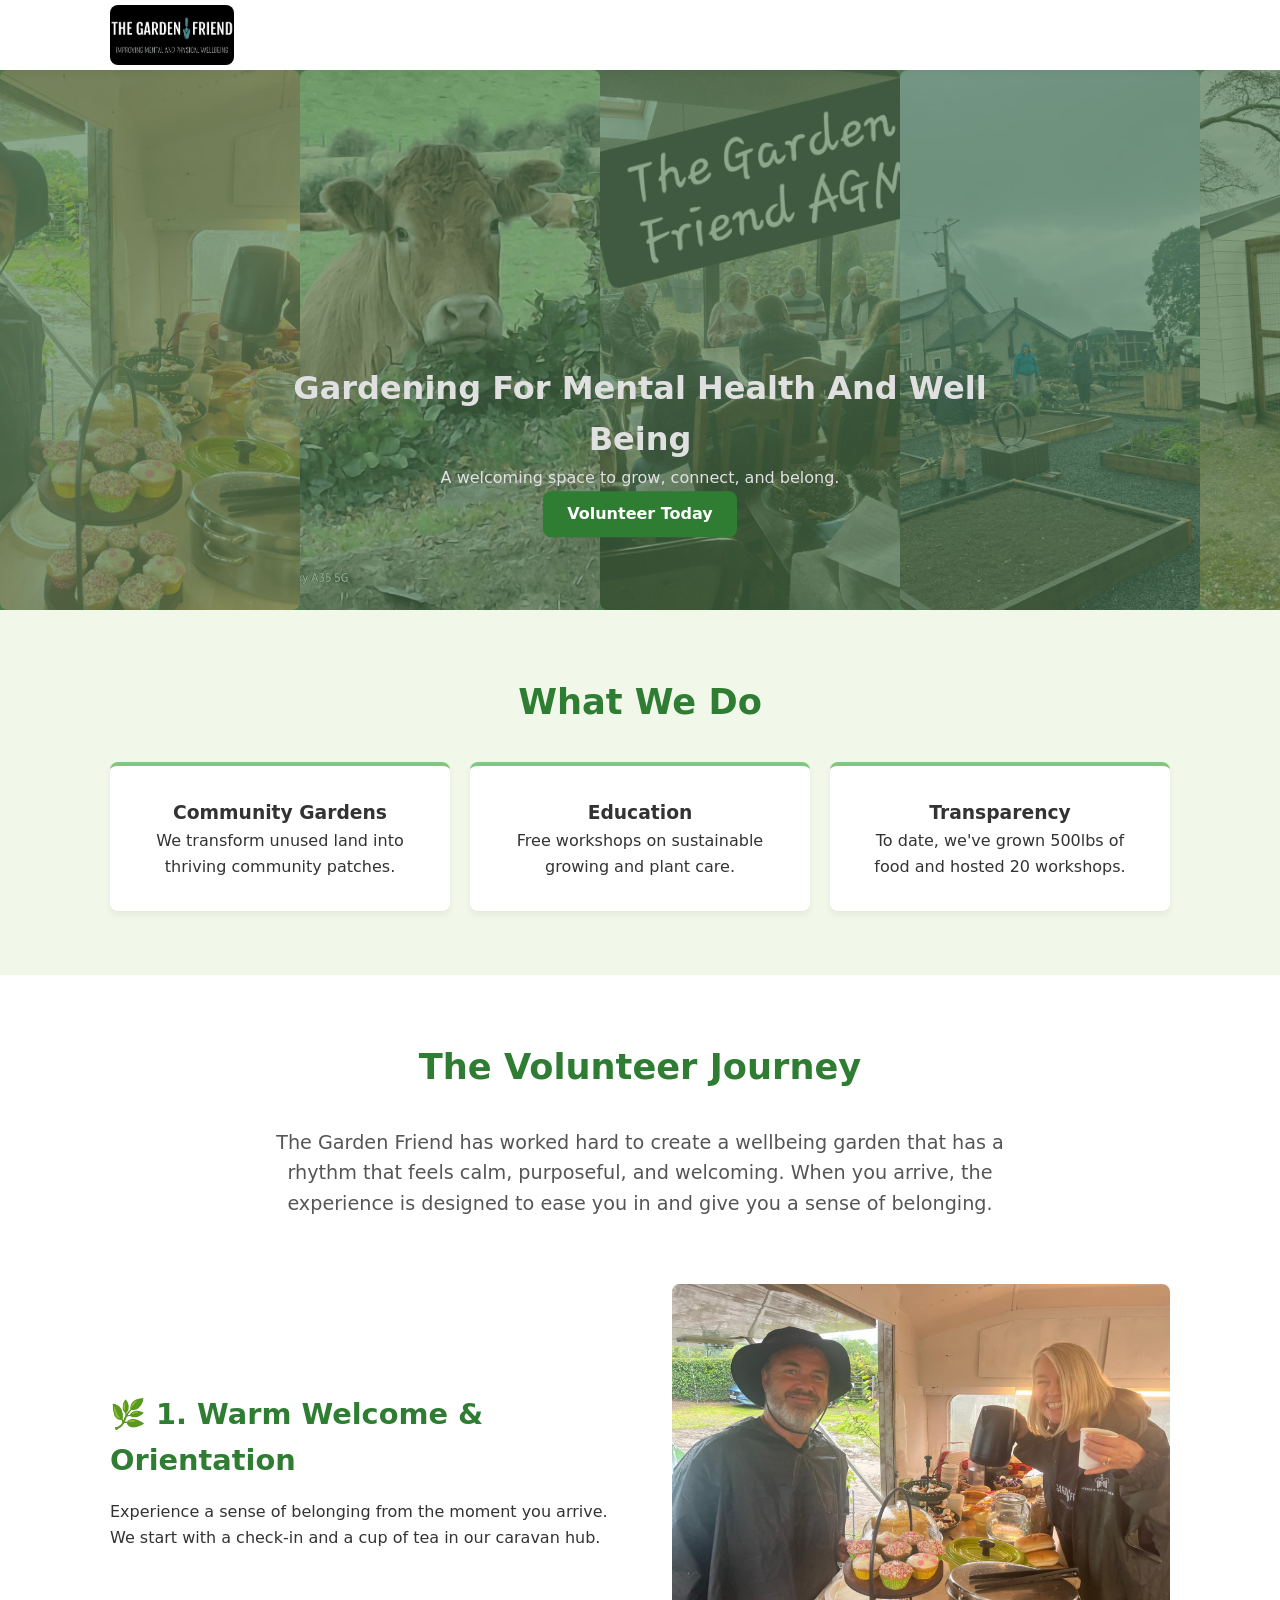
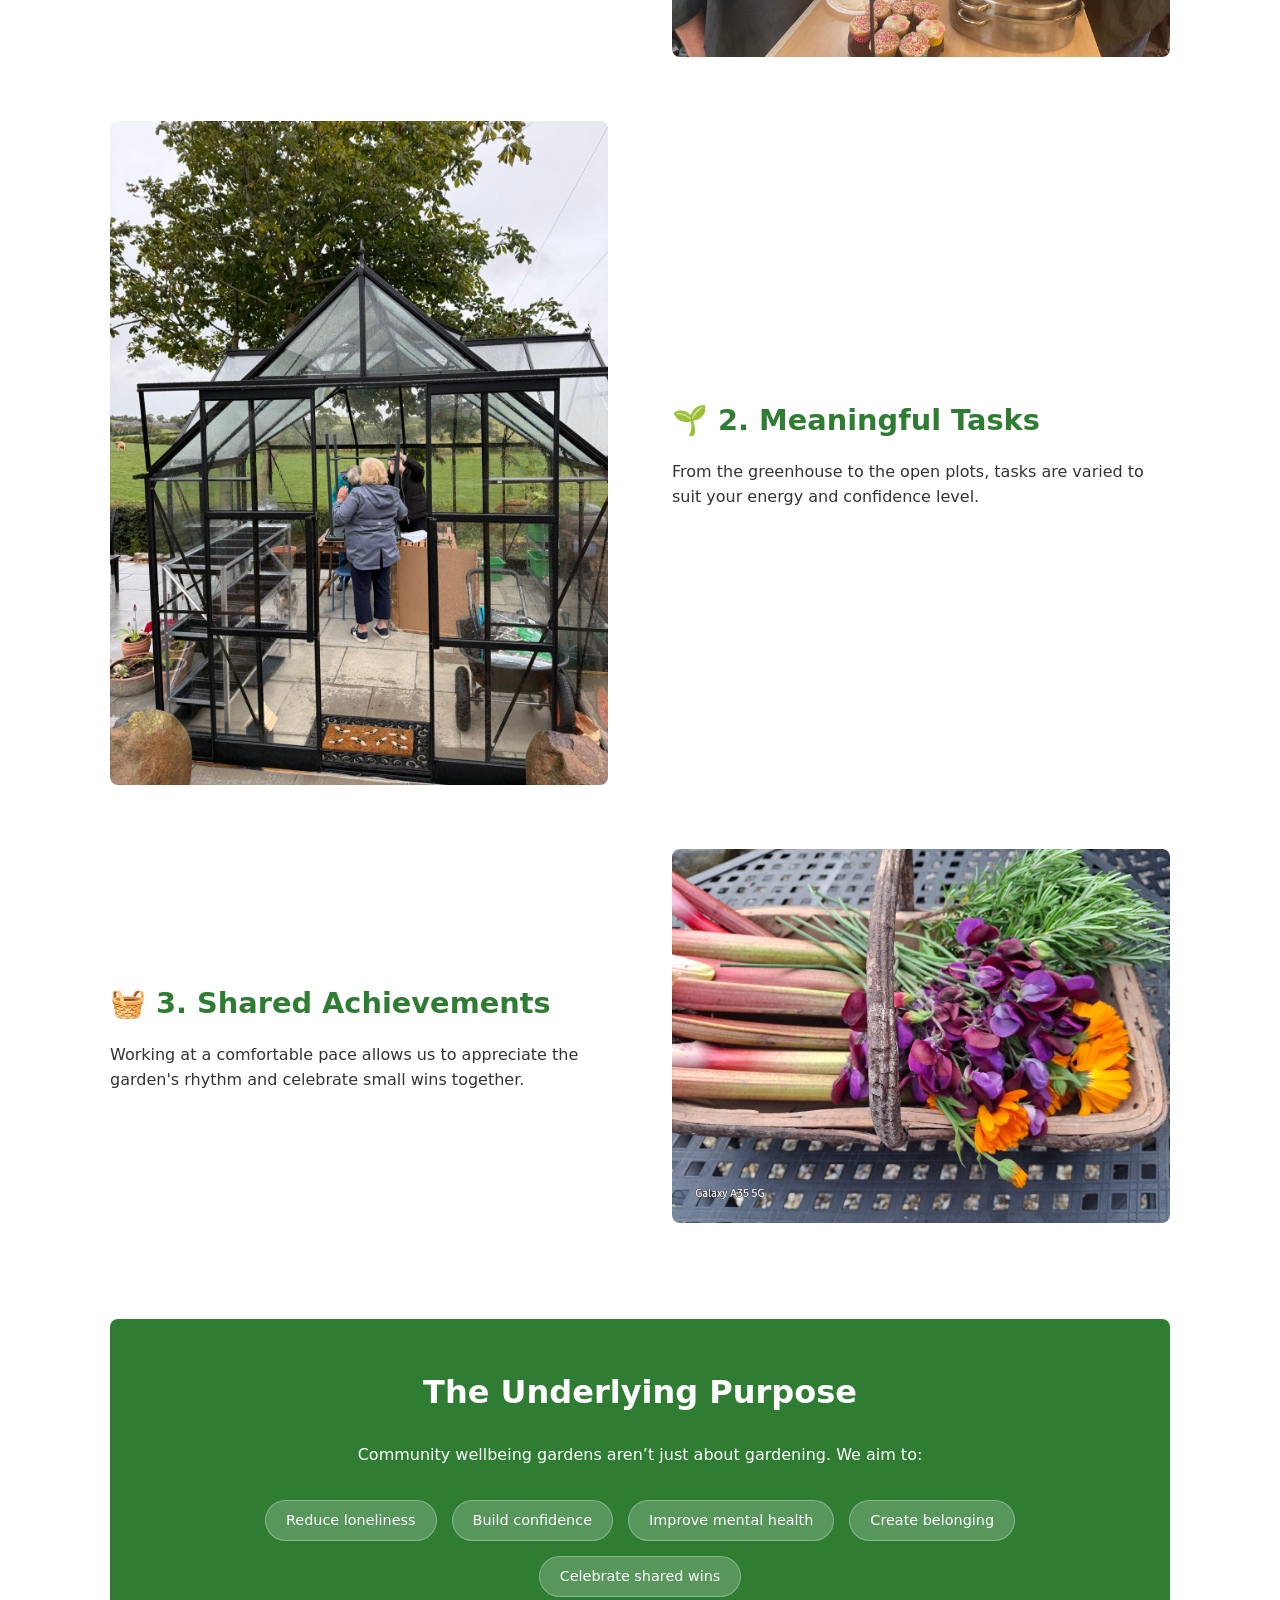
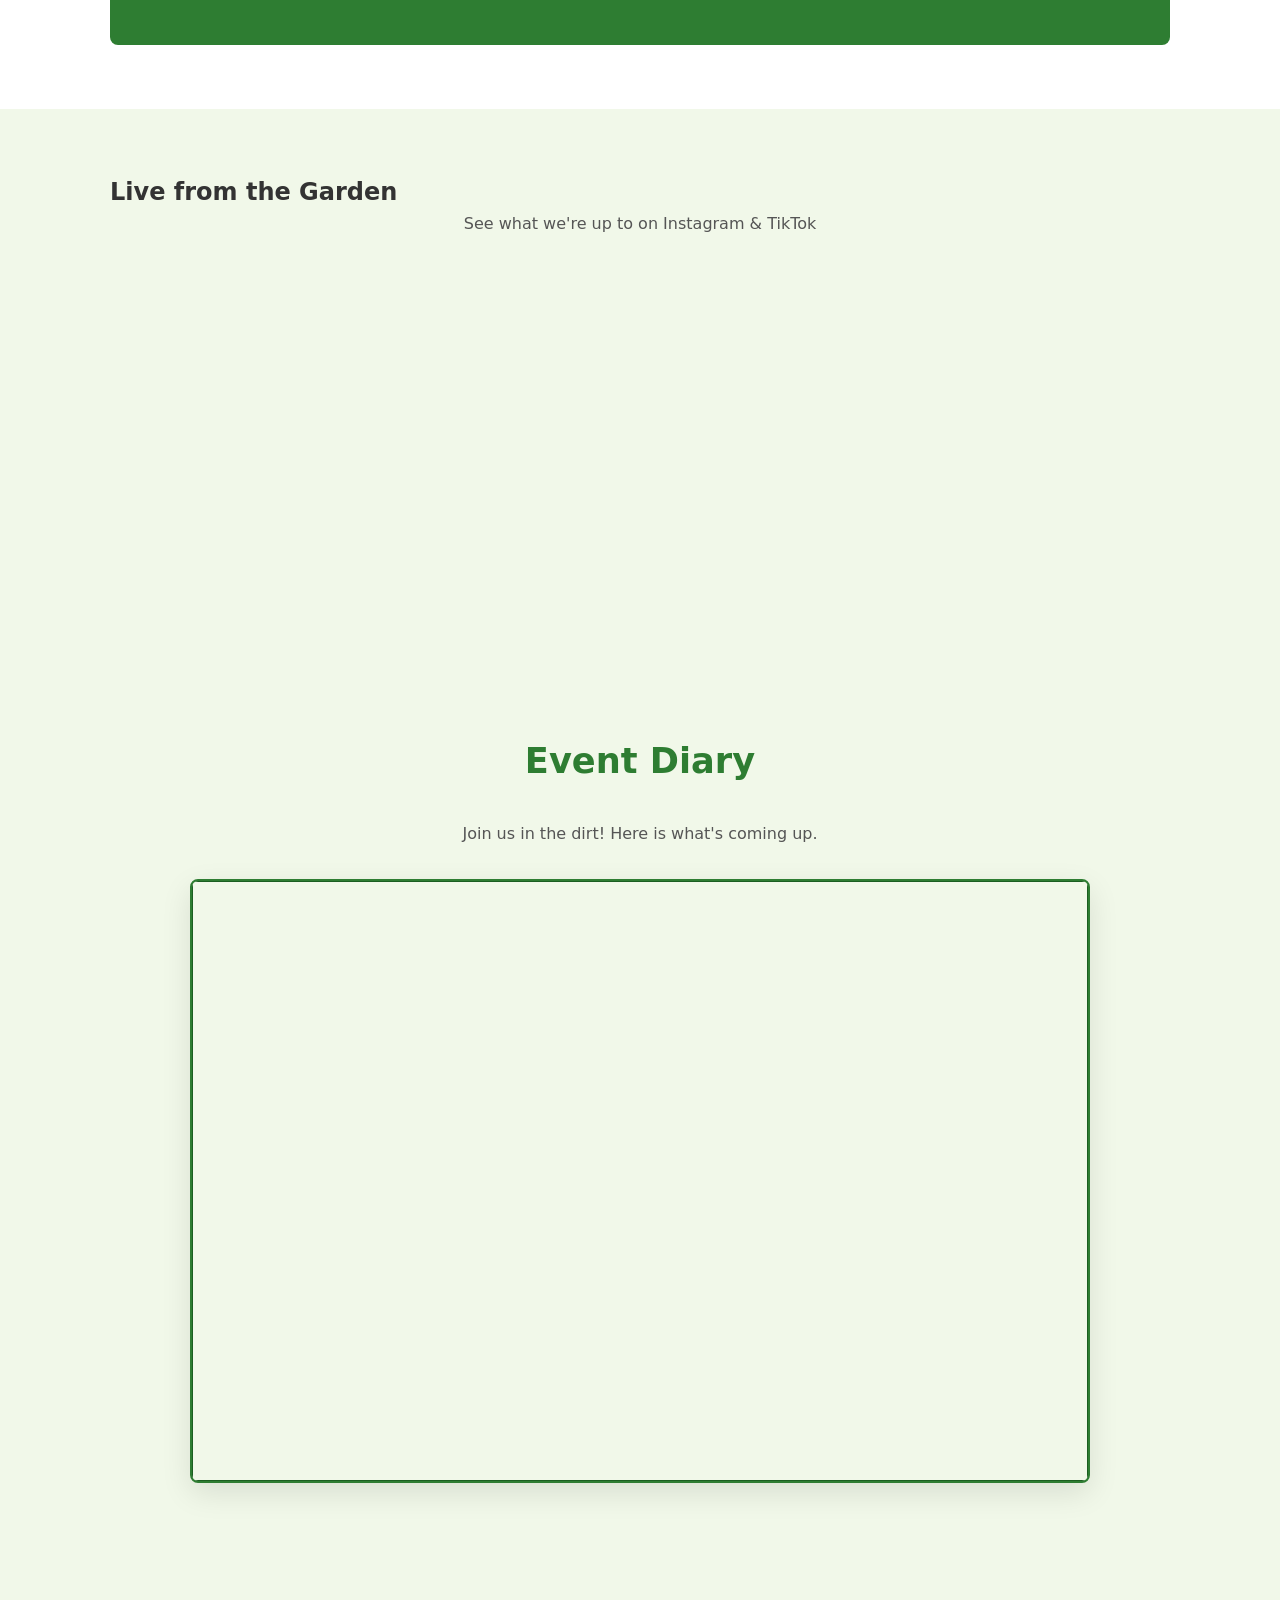
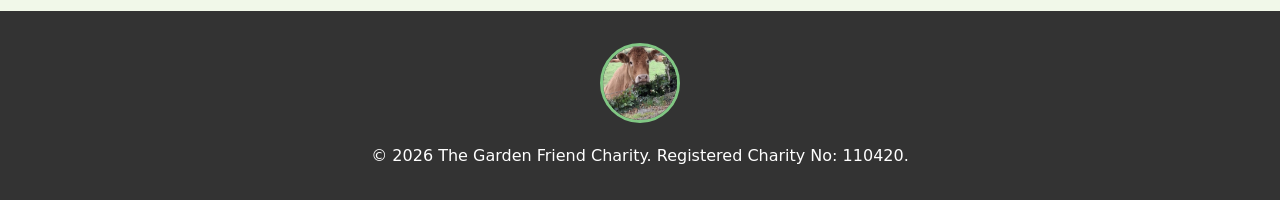
<file: index.html>
<!DOCTYPE html>
<html lang="en">

<head>
    <meta charset="UTF-8">
    <meta name="viewport" content="width=device-width, initial-scale=1.0">

    <title>The Garden Friend | Growing Community Together</title>
    <meta name="description" content="Join The Garden Friend in cultivating nature and nurturing community. We transform unused land into thriving community gardens and offer free workshops.">
    <meta name="author" content="The Garden Friend Charity">
    <meta name="theme-color" content="#2e7d32">
    <meta property="og:type" content="website">
    <meta property="og:url" content="https://www.thegardenfriend.org/">
    <meta property="og:title" content="The Garden Friend | Growing Community Together">
    <meta property="og:description" content="Help us bring green spaces and gardening education to everyone. See what we're building and how you can volunteer today.">
    <meta property="og:image" content="https://www.thegardenfriend.org/assets/social-preview.jpg">
    <meta property="twitter:card" content="summary_large_image">
    <meta property="twitter:url" content="https://www.thegardenfriend.org/">
    <meta property="twitter:title" content="The Garden Friend | Growing Community Together">
    <meta property="twitter:description" content="Help us bring green spaces and gardening education to everyone. See what we're building and how you can volunteer today.">
    <meta property="twitter:image" content="https://www.thegardenfriend.org/assets/social-preview.jpg">

    <link rel="icon" type="image/svg+xml" href="/assets/favicon.svg">
    <link rel="stylesheet" href="styles.css">
</head>

<body>

    <header class="site-header">
        <div class="container nav-wrapper">
            <div class="logo">
                <a href="Home.html">
                    <img src="Images/LinkImage.jpg" alt="The Garden Friend Logo" style="height: 60px; width: auto;">
                </a>
            </div>
        </div>
    </header>

    <section class="hero hero-restyled">

        <div class="collage-wrapper">
            <div class="collage-container">
                <img src="Images/Caravan.jpeg" alt="Volunteer tea in caravan hub" class="scrolling-image">
                <img src="Images/Cow.jpeg" alt="Scenic rural garden setting" class="scrolling-image">
                <img src="Images/d9dce4f6-f6b8-4eb7-8ede-f7b14a6c1fca.jpg" alt="The Garden Friend Committee Meeting" class="scrolling-image">
                <img src="Images/Garden%20photo%202.jpeg" alt="Lush growing plot" class="scrolling-image">
                <img src="Images/hens%202.jpeg" alt="Community hens in the garden" class="scrolling-image">
                <img src="Images/Market%20front.jpeg" alt="Charity market stall" class="scrolling-image">
                <img src="Images/Produce%20Bussel.jpeg" alt="Harvested produce basket" class="scrolling-image">
                <img src="Images/SafetyTraining.jpeg" alt="Volunteer safety training session" class="scrolling-image">

                <img src="Images/Caravan.jpeg" alt="Volunteer tea in caravan hub" class="scrolling-image">
                <img src="Images/Cow.jpeg" alt="Scenic rural garden setting" class="scrolling-image">
                <img src="Images/d9dce4f6-f6b8-4eb7-8ede-f7b14a6c1fca.jpg" alt="The Garden Friend Committee Meeting" class="scrolling-image">
                <img src="Images/Garden%20photo%202.jpeg" alt="Lush growing plot" class="scrolling-image">
                <img src="Images/hens%202.jpeg" alt="Community hens in the garden" class="scrolling-image">
                <img src="Images/Market%20front.jpeg" alt="Charity market stall" class="scrolling-image">
                <img src="Images/Produce%20Bussel.jpeg" alt="Harvested produce basket" class="scrolling-image">
                <img src="Images/SafetyTraining.jpeg" alt="Volunteer safety training session" class="scrolling-image">
            </div>
        </div>
    </section>



    <div class="container hero-content-container">
        <div class="hero-content">
            <h1 class="hero-heading">Gardening For Mental Health And Well Being</h1>
            <p class="hero-paragraph">A welcoming space to grow, connect, and belong.</p>
            <div class="hero-cta">
                <a href="Register.html" class="btn btn-primary">Volunteer Today</a>
            </div>
        </div>
    </div>
    </section>

    <section id="about" class="section bg-light">
        <div class="container">
            <h2 class="section-title">What We Do</h2>
            <div class="grid-3">
                <div class="card">
                    <h3>Community Gardens</h3>
                    <p>We transform unused land into thriving community patches.</p>
                </div>
                <div class="card">
                    <h3>Education</h3>
                    <p>Free workshops on sustainable growing and plant care.</p>
                </div>
                <div class="card">
                    <h3>Transparency</h3>
                    <p>To date, we've grown 500lbs of food and hosted 20 workshops.</p>
                </div>
            </div>
        </div>
    </section>



    <section id="experience" class="section">
        <div class="container">
            <div class="experience-intro">
                <h2 class="section-title">The Volunteer Journey</h2>
                <p class="experience-lead">The Garden Friend has worked hard to create a wellbeing garden that has a rhythm that feels calm, purposeful, and welcoming. When you arrive, the experience is designed to ease you in and give you a sense of belonging.</p>
            </div>

            <div class="process-wrapper">

                <div class="process-item">
                    <div class="process-text">
                        <h3>🌿 1. Warm Welcome & Orientation</h3>
                        <p>Experience a sense of belonging from the moment you arrive. We start with a check-in and a cup of tea in our caravan hub.</p>
                    </div>
                    <div class="process-image">
                        <img src="Images/Caravan.jpeg" alt="Volunteers in the tea caravan" class="image-zoom">
                    </div>
                </div>

                <div class="process-item reverse">
                    <div class="process-text">
                        <h3>🌱 2. Meaningful Tasks</h3>
                        <p>From the greenhouse to the open plots, tasks are varied to suit your energy and confidence level.</p>
                    </div>
                    <div class="process-image">
                        <img src="Images/Greenhouse.jpeg" alt="Inside the greenhouse" class="image-zoom">
                    </div>
                </div>

                <div class="process-item">
                    <div class="process-text">
                        <h3>🧺 3. Shared Achievements</h3>
                        <p>Working at a comfortable pace allows us to appreciate the garden's rhythm and celebrate small wins together.</p>
                    </div>
                    <div class="process-image">
                        <img src="Images/Produce%20Bussel.jpeg" alt="Harvested garden produce" class="image-zoom">
                    </div>
                </div>

            </div>

            <div class="purpose-box">
                <h3>The Underlying Purpose</h3>
                <p>Community wellbeing gardens aren’t just about gardening. We aim to:</p>
                <div class="purpose-grid">
                    <span>Reduce loneliness</span>
                    <span>Build confidence</span>
                    <span>Improve mental health</span>
                    <span>Create belonging</span>
                    <span>Celebrate shared wins</span>
                </div>
            </div>
        </div>
    </section>


    <section id="community-join" class="section bg-light">
        <div class="container grid-2">

            <div id="social" class="social-feed">
                <h2>Live from the Garden</h2>
                <p class="subtitle">See what we're up to on Instagram & TikTok</p>

                <div class="social-widget-container">

                    <script src="https://elfsightcdn.com/platform.js" async></script>
                    <div class="elfsight-app-197a4065-a9ac-409c-a64d-ca3541fe6fca" data-elfsight-app-lazy></div>
                </div>
            </div>
        </div>

        <section id="diary" class="section">
            <div class="container calendar-outer-wrapper">
                <h2 class="section-title">Event Diary</h2>
                <p class="subtitle">Join us in the dirt! Here is what's coming up.</p>

                <div class="calendar-container">
                    <iframe src="https://calendar.google.com/calendar/embed?height=600&wkst=1&ctz=Europe%2FLondon&showPrint=0&title=The%20Garden%20Friend%20Events&src=ZGQ4ZjUxNzhlNmVkMGU4ZTY0OTBjODllNDMwMWVmNmY0MzRkMzAxNzUzNjNlZmNjNzhlMDBlZGQyNDQ3ZjUyZkBncm91cC5jYWxlbmRhci5nb29nbGUuY29t&color=%#1b5e20"
                        style="border:solid 1px #1b5e20" width="1200" height="600" frameborder="0" scrolling="no"></iframe>
                </div>
            </div>
        </section>


        </div>
    </section>

    <footer class="site-footer">
        <div class="container">
            <img src="Images/Cow.jpeg" alt="Local landscape" style="width: 80px; height: 80px; object-fit: cover; border-radius: 50%; margin: 0 auto 20px auto; border: 3px solid var(--clr-secondary);">
            <p>&copy; 2026 The Garden Friend Charity. Registered Charity No: 110420.</p>
        </div>
    </footer>

</body>

</html>
</file>
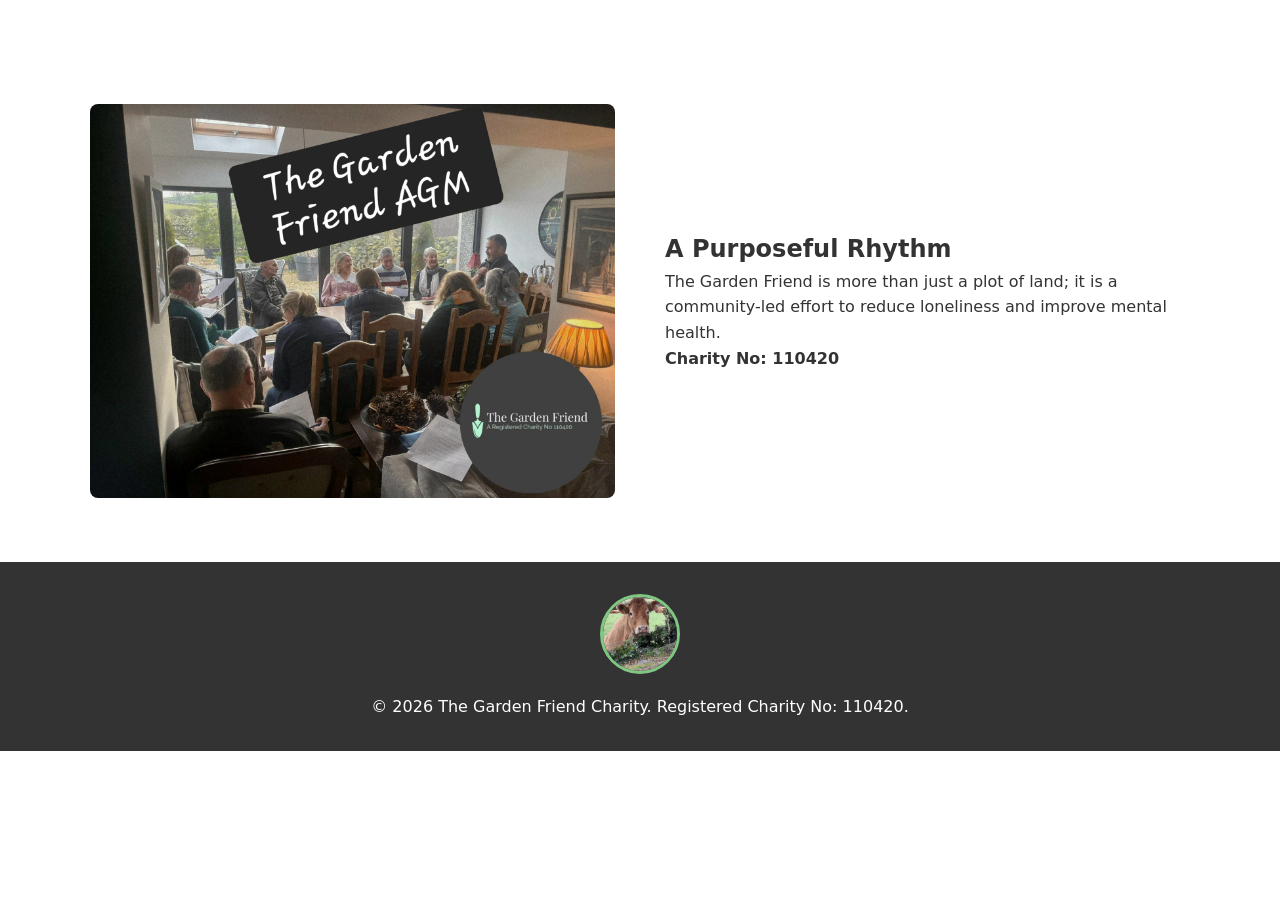
<file: About.html>
<!DOCTYPE html>
<html lang="en">

<head>
    <meta charset="UTF-8">
    <meta name="viewport" content="width=device-width, initial-scale=1.0">

    <title>The Garden Friend | Growing Community Together</title>
    <meta name="description" content="Join The Garden Friend in cultivating nature and nurturing community. We transform unused land into thriving community gardens and offer free workshops.">
    <meta name="author" content="The Garden Friend Charity">
    <meta name="theme-color" content="#2e7d32">
    <meta property="og:type" content="website">
    <meta property="og:url" content="https://www.thegardenfriend.org/">
    <meta property="og:title" content="The Garden Friend | Growing Community Together">
    <meta property="og:description" content="Help us bring green spaces and gardening education to everyone. See what we're building and how you can volunteer today.">
    <meta property="og:image" content="https://www.thegardenfriend.org/assets/social-preview.jpg">
    <meta property="twitter:card" content="summary_large_image">
    <meta property="twitter:url" content="https://www.thegardenfriend.org/">
    <meta property="twitter:title" content="The Garden Friend | Growing Community Together">
    <meta property="twitter:description" content="Help us bring green spaces and gardening education to everyone. See what we're building and how you can volunteer today.">
    <meta property="twitter:image" content="https://www.thegardenfriend.org/assets/social-preview.jpg">

    <link rel="icon" type="image/svg+xml" href="/assets/favicon.svg">
    <link rel="stylesheet" href="styles.css">
</head>


<section class="section container">
    <div class="grid-2" style="align-items: center; gap: 50px; margin-top: 40px;">
        <div>
            <img src="Images/d9dce4f6-f6b8-4eb7-8ede-f7b14a6c1fca.jpg" alt="The Garden Friend Committee Meeting" class="image-zoom">
        </div>
        <div>
            <h2>A Purposeful Rhythm</h2>
            <p>The Garden Friend is more than just a plot of land; it is a community-led effort to reduce loneliness and improve mental health.</p>
            <p><strong>Charity No: 110420</strong></p>
        </div>
    </div>
</section>



<footer class="site-footer">
    <div class="container">
        <img src="Images/Cow.jpeg" alt="Local landscape" style="width: 80px; height: 80px; object-fit: cover; border-radius: 50%; margin: 0 auto 20px auto; border: 3px solid var(--clr-secondary);">
        <p>&copy; 2026 The Garden Friend Charity. Registered Charity No: 110420.</p>
    </div>
</footer>

</body>

</html>
</file>
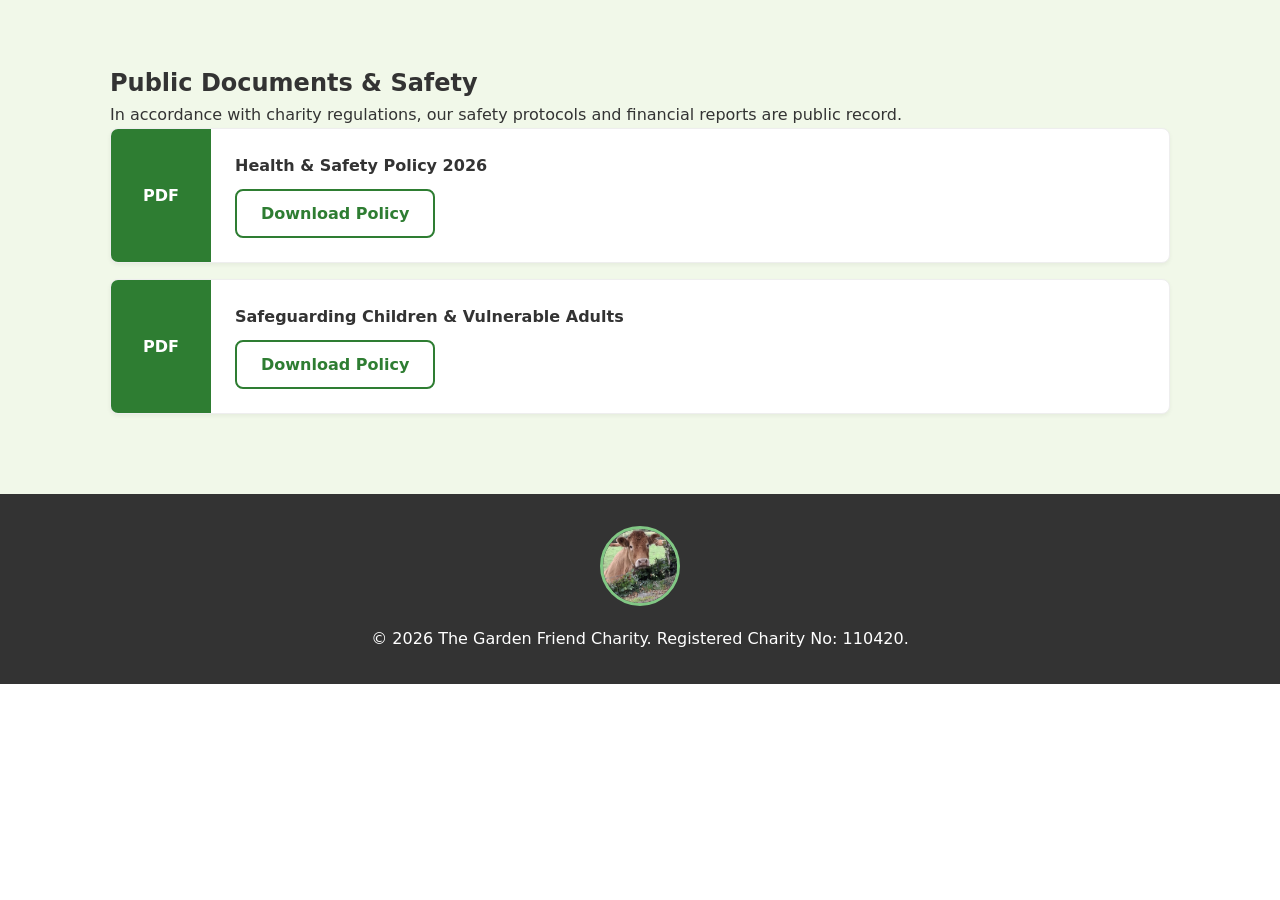
<file: Contact.html>
<!DOCTYPE html>
<html lang="en">

<head>
    <meta charset="UTF-8">
    <meta name="viewport" content="width=device-width, initial-scale=1.0">

    <title>The Garden Friend | Growing Community Together</title>
    <meta name="description" content="Join The Garden Friend in cultivating nature and nurturing community. We transform unused land into thriving community gardens and offer free workshops.">
    <meta name="author" content="The Garden Friend Charity">
    <meta name="theme-color" content="#2e7d32">
    <meta property="og:type" content="website">
    <meta property="og:url" content="https://www.thegardenfriend.org/">
    <meta property="og:title" content="The Garden Friend | Growing Community Together">
    <meta property="og:description" content="Help us bring green spaces and gardening education to everyone. See what we're building and how you can volunteer today.">
    <meta property="og:image" content="https://www.thegardenfriend.org/assets/social-preview.jpg">
    <meta property="twitter:card" content="summary_large_image">
    <meta property="twitter:url" content="https://www.thegardenfriend.org/">
    <meta property="twitter:title" content="The Garden Friend | Growing Community Together">
    <meta property="twitter:description" content="Help us bring green spaces and gardening education to everyone. See what we're building and how you can volunteer today.">
    <meta property="twitter:image" content="https://www.thegardenfriend.org/assets/social-preview.jpg">

    <link rel="icon" type="image/svg+xml" href="/assets/favicon.svg">
    <link rel="stylesheet" href="styles.css">
</head>



<section class="section bg-light">
    <div class="container">
        <h2>Public Documents & Safety</h2>
        <p>In accordance with charity regulations, our safety protocols and financial reports are public record.</p>

        <div class="event-list">
            <div class="event-card">
                <div class="event-date">PDF</div>
                <div class="event-details">
                    <h4>Health & Safety Policy 2026</h4>
                    <a href="assets/docs/safety-policy.pdf" download class="btn-outline btn" style="margin-top:10px">Download Policy</a>
                </div>
            </div>

            <div class="event-card">
                <div class="event-date">PDF</div>
                <div class="event-details">
                    <h4>Safeguarding Children & Vulnerable Adults</h4>
                    <a href="assets/docs/safeguarding.pdf" download class="btn-outline btn" style="margin-top:10px">Download Policy</a>
                </div>
            </div>
        </div>
    </div>
</section>


<footer class="site-footer">
    <div class="container">
        <img src="Images/Cow.jpeg" alt="Local landscape" style="width: 80px; height: 80px; object-fit: cover; border-radius: 50%; margin: 0 auto 20px auto; border: 3px solid var(--clr-secondary);">
        <p>&copy; 2026 The Garden Friend Charity. Registered Charity No: 110420.</p>
    </div>
</footer>

</body>

</html>
</file>
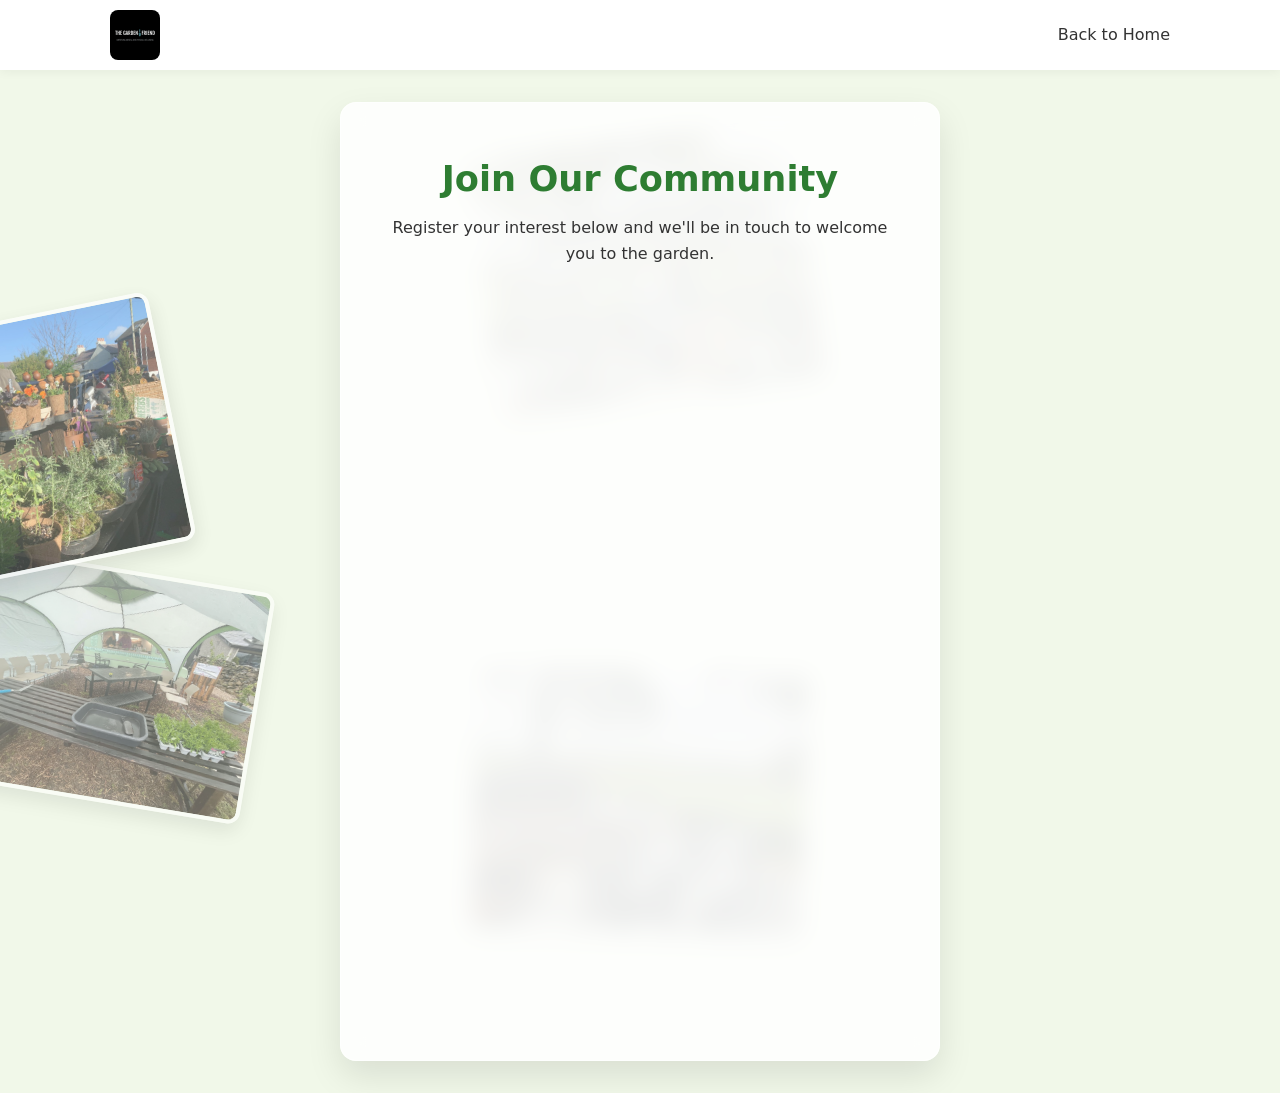
<file: Register.html>
<!DOCTYPE html>
<html lang="en">

<head>
    <meta charset="UTF-8">
    <meta name="viewport" content="width=device-width, initial-scale=1.0">
    <title>Join The Garden Friend | Volunteer Registration</title>
    <link rel="stylesheet" href="styles.css">
</head>

<body class="register-page">

    <header class="site-header">
        <div class="container nav-wrapper">
            <div class="logo">
                <a href="index.html">
                    <img src="Images/logo%20wide.jpeg" alt="The Garden Friend Logo" style="height: 50px; width: auto;">
                </a>
            </div>
            <nav>
                <ul class="nav-links">
                    <li><a href="index.html">Back to Home</a></li>
                </ul>
            </nav>
        </div>
    </header>

    <section class="registration-wrapper">

        <div id="collage-bg" class="collage-container"></div>

        <div class="form-card">
            <div class="form-header">
                <h2>Join Our Community</h2>
                <p>Register your interest below and we'll be in touch to welcome you to the garden.</p>
            </div>

            <iframe data-tally-src="https://tally.so/embed/2Exj4g?hideTitle=1&transparentBackground=1&dynamicHeight=1" loading="lazy" width="100%" height="706" frameborder="0" marginheight="0" marginwidth="0" title="Register Your Interest"></iframe>
            <script>
                var d = document,
                    w = "https://tally.so/widgets/embed.js",
                    v = function() {
                        "undefined" != typeof Tally ? Tally.loadEmbeds() : d.querySelectorAll("iframe[data-tally-src]:not([src])").forEach((function(e) {
                            e.src = e.dataset.tallySrc
                        }))
                    };
                if ("undefined" != typeof Tally) v();
                else if (d.querySelector('script[src="' + w + '"]') == null) {
                    var s = d.createElement("script");
                    s.src = w, s.onload = v, s.onerror = v, d.body.appendChild(s);
                }
            </script>
        </div>

    </section>

    <script src="https://tally.so/widgets/embed.js"></script>
    <script src="collage.js"></script>

</body>

</html>
</file>
<file: styles.css>
/* --- CSS Variables & Theme --- */


/* --- Volunteer Journey Section --- */

.experience-intro {
    text-align: center;
    max-width: 800px;
    margin: 0 auto 4rem auto;
}

.experience-lead {
    font-size: 1.2rem;
    color: var(--clr-text-muted);
}

.process-wrapper {
    display: flex;
    flex-direction: column;
    gap: 4rem;
}

.process-item {
    display: flex;
    align-items: center;
    gap: 4rem;
}

.process-item.reverse {
    flex-direction: row-reverse;
}

.process-text {
    flex: 1;
}

.process-text h3 {
    color: var(--clr-primary);
    font-size: 1.8rem;
    margin-bottom: 1rem;
}

.process-list {
    margin-top: 1rem;
    list-style: none;
}

.process-list li::before {
    content: "✔";
    color: var(--clr-secondary);
    margin-right: 10px;
    font-weight: bold;
}

.process-image {
    flex: 1;
}

.image-placeholder {
    width: 100%;
    height: 300px;
    background: #e9edeb;
    border: 2px dashed var(--clr-secondary);
    border-radius: var(--radius);
    display: flex;
    align-items: center;
    justify-content: center;
    color: var(--clr-primary);
    font-style: italic;
}


/* --- Purpose Box --- */

.purpose-box {
    margin-top: 6rem;
    background: var(--clr-primary);
    color: white;
    padding: 3rem;
    border-radius: var(--radius);
    text-align: center;
}

.purpose-box h3 {
    margin-bottom: 1.5rem;
    font-size: 2rem;
}

.purpose-grid {
    display: flex;
    flex-wrap: wrap;
    justify-content: center;
    gap: 15px;
    margin-top: 2rem;
}

.purpose-grid span {
    background: rgba(255, 255, 255, 0.2);
    padding: 8px 20px;
    border-radius: 50px;
    font-size: 0.9rem;
    border: 1px solid rgba(255, 255, 255, 0.3);
}


/* --- Responsive --- */

@media (max-width: 768px) {
    .process-item,
    .process-item.reverse {
        flex-direction: column;
        gap: 2rem;
    }
    .process-text {
        text-align: center;
    }
}

:root {
    /* Natural Greens Palette */
    --clr-primary: #2e7d32;
    /* Deep Forest Green */
    --clr-primary-hover: #1b5e20;
    --clr-secondary: #81c784;
    /* Soft Sage Green */
    --clr-accent: #fbc02d;
    /* Sun Yellow (for contrast/CTA) */
    /* Earthy Neutrals */
    --clr-bg-main: #ffffff;
    --clr-bg-light: #f1f8e9;
    /* Very faint green/white */
    --clr-text-main: #333333;
    --clr-text-muted: #555555;
    --radius: 8px;
    --transition: 0.3s ease;
}


/* Centers the section content */

.calendar-outer-wrapper {
    display: flex;
    flex-direction: column;
    align-items: center;
    /* Centers horizontally */
    justify-content: center;
}

.calendar-container {
    width: 100%;
    max-width: 900px;
    /* Limits the width so it doesn't look stretched on huge monitors */
    margin: 0 auto;
    box-shadow: 0 10px 30px rgba(0, 0, 0, 0.1);
    border-radius: var(--radius);
    overflow: hidden;
    /* Clips the sharp corners of the iframe to match your theme */
    border: 2px solid var(--clr-primary);
}

.calendar-container iframe {
    width: 100%;
    /* Makes it fill the container */
    display: block;
    /* Removes weird bottom spacing */
}


/* Mobile Tweak: Calendars get squashed on small screens */

@media (max-width: 600px) {
    .calendar-container {
        height: 500px;
    }
    .calendar-container iframe {
        height: 100%;
    }
}


/* --- Base Reset --- */

* {
    margin: 0;
    padding: 0;
    box-sizing: border-box;
}

body {
    font-family: system-ui, -apple-system, sans-serif;
    color: var(--clr-text-main);
    line-height: 1.6;
    background-color: var(--clr-bg-main);
}

a {
    text-decoration: none;
    color: var(--clr-primary);
}


/* --- Layout Utilities --- */

.container {
    max-width: 1100px;
    margin: 0 auto;
    padding: 0 20px;
}

.section {
    padding: 4rem 0;
}

.bg-light {
    background-color: var(--clr-bg-light);
}

.section-title {
    text-align: center;
    font-size: 2.2rem;
    color: var(--clr-primary);
    margin-bottom: 2rem;
}

.subtitle {
    text-align: center;
    margin-bottom: 2rem;
    color: var(--clr-text-muted);
}

.grid-3 {
    display: grid;
    grid-template-columns: repeat(auto-fit, minmax(300px, 1fr));
    gap: 20px;
}

.grid-2 {
    display: grid;
    grid-template-columns: repeat(auto-fit, minmax(400px, 1fr));
    gap: 40px;
}


/* --- Navigation --- */

.site-header {
    background: var(--clr-bg-main);
    box-shadow: 0 2px 10px rgba(0, 0, 0, 0.05);
    position: sticky;
    top: 0;
    z-index: 100;
}

.nav-wrapper {
    display: flex;
    justify-content: space-between;
    align-items: center;
    height: 70px;
}

.logo {
    font-size: 1.5rem;
    font-weight: bold;
    color: var(--clr-primary);
}

.nav-links {
    list-style: none;
    display: flex;
    align-items: center;
    gap: 20px;
}

.nav-links a {
    font-weight: 500;
    color: var(--clr-text-main);
}

.nav-links a:hover {
    color: var(--clr-primary);
}


/* --- Buttons --- */

.btn {
    display: inline-block;
    padding: 10px 24px;
    border-radius: var(--radius);
    font-weight: bold;
    cursor: pointer;
    transition: var(--transition);
}

.btn-primary {
    background-color: var(--clr-primary);
    color: white;
    border: none;
}

.btn-primary:hover {
    background-color: var(--clr-primary-hover);
    color: white;
}

.btn-outline {
    border: 2px solid var(--clr-primary);
    color: var(--clr-primary) !important;
}

.btn-outline:hover {
    background-color: var(--clr-primary);
    color: white !important;
}


/* --- Hero Section --- */

.hero {
    background-color: var(--clr-secondary);
    /* In the future, add a background image here with an overlay */
    padding: 6rem 0;
    text-align: center;
}

.hero h1 {
    font-size: 3rem;
    color: rgb(219, 230, 220);
    margin-bottom: 1rem;
}

.hero-heading {
    color: #e0e0e0;
}

.hero-paragraph {
    color: #e0e0e0;
}

.hero p {
    font-size: 1.2rem;
    max-width: 600px;
    margin: 0 auto 2rem auto;
    color: #222;
}


/* --- Cards (Mission / Events) --- */

.card {
    background: white;
    padding: 2rem;
    border-radius: var(--radius);
    box-shadow: 0 4px 6px rgba(0, 0, 0, 0.05);
    text-align: center;
    border-top: 4px solid var(--clr-secondary);
}

.event-card {
    display: flex;
    background: white;
    border-radius: var(--radius);
    overflow: hidden;
    margin-bottom: 1rem;
    box-shadow: 0 2px 4px rgba(0, 0, 0, 0.05);
    border: 1px solid #eee;
}


/* --- Image Polish --- */

img {
    max-width: 100%;
    height: auto;
    display: block;
    border-radius: var(--radius);
    transition: transform var(--transition);
}


/* Hover effect for garden photos */

.image-zoom:hover {
    transform: scale(1.03);
}


/* --- Global Smoothness --- */

html {
    scroll-behavior: smooth;
    /* Smoothly glides to sections when clicking nav links */
}


/* --- Image Polish --- */

img {
    max-width: 100%;
    height: auto;
    display: block;
    border-radius: var(--radius);
    transition: transform var(--transition);
}


/* Hover effect for garden photos */

.image-zoom:hover {
    transform: scale(1.03);
}


/* --- Improved Hero with Image Overlay --- */

.hero {
    position: relative;
    background: url('assets/hero-garden.jpg') no-base center/cover;
    padding: 8rem 0;
    color: white;
    text-align: center;
}


/* Dark overlay to make text readable over any garden photo */

.hero::before {
    content: '';
    position: absolute;
    top: 0;
    left: 0;
    right: 0;
    bottom: 0;
    background: rgba(0, 0, 0, 0.4);
    z-index: 1;
}

.hero-content {
    position: relative;
    z-index: 2;
}

.hero h1 {
    color: white;
    /* Force white for hero text */
    text-shadow: 0 2px 4px rgba(0, 0, 0, 0.3);
}

.event-date {
    background: var(--clr-primary);
    color: white;
    padding: 1.5rem;
    font-weight: bold;
    text-align: center;
    min-width: 100px;
    display: flex;
    align-items: center;
    justify-content: center;
}

.event-details {
    padding: 1.5rem;
}

.social-widget-container {
    margin-top: 1.5rem;
    width: 100%;
    min-height: 400px;
    /* Gives it space to load without jumping the page */
}


/* --- Placeholders for Forms & Socials --- */

.widget-placeholder {
    background-color: #e0e0e0;
    border: 2px dashed #999;
    border-radius: var(--radius);
    padding: 3rem;
    text-align: center;
    color: var(--clr-text-muted);
    margin-top: 1rem;
    min-height: 300px;
    display: flex;
    align-items: center;
    justify-content: center;
}


/* --- Footer --- */

.site-footer {
    background: var(--clr-text-main);
    color: white;
    text-align: center;
    padding: 2rem 0;
}


/* --- Registration Page Specifics --- */

.register-page {
    background-color: var(--clr-bg-light);
    /* Our soft earthy green from the boilerplate */
    overflow-x: hidden;
}

.registration-wrapper {
    position: relative;
    min-height: 90vh;
    display: flex;
    align-items: center;
    justify-content: center;
    padding: 2rem 1rem;
    overflow: hidden;
}


/* --- The Background Collage Container --- */

.collage-container {
    position: absolute;
    top: 0;
    left: 0;
    width: 100%;
    height: 100%;
    z-index: 1;
    pointer-events: none;
    /* Prevents users from accidentally clicking/dragging background images */
}

.collage-image {
    position: absolute;
    border-radius: 12px;
    box-shadow: 0 8px 20px rgba(0, 0, 0, 0.15);
    object-fit: cover;
    transition: transform 0.5s ease;
    border: 4px solid white;
    /* Gives them a nice printed photo border */
}


/* --- The Frosted Glass Form Card --- */

.form-card {
    position: relative;
    z-index: 10;
    /* Keeps it above the collage */
    width: 100%;
    max-width: 600px;
    background: rgba(255, 255, 255, 0.85);
    /* Semi-transparent white */
    backdrop-filter: blur(12px);
    /* The frosted glass magic */
    -webkit-backdrop-filter: blur(12px);
    /* Safari support */
    border: 1px solid rgba(255, 255, 255, 0.5);
    border-radius: 16px;
    padding: 3rem;
    box-shadow: 0 15px 35px rgba(0, 0, 0, 0.1);
}

.form-header {
    text-align: center;
    margin-bottom: 2rem;
}

.form-header h2 {
    color: var(--clr-primary);
    font-size: 2.2rem;
    margin-bottom: 0.5rem;
}


/* Flex Container for the Loop */

.collage-container {
    position: absolute;
    top: 0;
    left: 0;
    height: 100%;
    width: 4800px;
    /* 16 images * 300px width */
    display: flex;
    flex-wrap: nowrap;
    /* Forces images to sit side-by-side in a long row */
    z-index: 1;
    animation: hero-bg-scroll 60s linear infinite;
}


/* Unique class for the scrolling images (fixes the overlapping glitch) */

.scrolling-image {
    position: static;
    /* Explicitly overrides any absolute positioning */
    width: 300px;
    height: 100%;
    flex-shrink: 0;
    /* Prevents the flex container from squashing them */
    object-fit: cover;
    opacity: 0.35;
}


/* The Loop Animation */

@keyframes hero-bg-scroll {
    0% {
        transform: translateX(0px);
    }
    /* Shifts exactly 8 images to the left, then snaps back to 0 seamlessly */
    100% {
        transform: translateX(-2400px);
    }
}


/* --- Restyled Hero Section --- */

.hero-restyled {
    position: relative;
    width: 100%;
    height: 60vh;
    /* This strictly locks the height of the banner */
    overflow: hidden;
    display: block;
    /* Removes the flexbox that was causing the vertical stacking */
}


/* Layer 1: The Photos */

.collage-wrapper {
    position: absolute;
    top: 0;
    left: 0;
    width: 100%;
    height: 100%;
    /* Locks exactly to the 60vh height */
    overflow: hidden;
    z-index: 1;
}


/* Layer 2: The Green Tint */

.green-overlay {
    position: absolute;
    top: 0;
    left: 0;
    width: 100%;
    height: 100%;
    /* Locks exactly to the 60vh height */
    background: rgba(46, 125, 50, 0.4);
    z-index: 2;
}


/* Layer 3: The Text and Button */

.hero-content-container {
    position: absolute;
    /* Forces it to float completely independent of the photos */
    top: 50%;
    left: 50%;
    transform: translate(-50%, -50%);
    /* Mathematically pulls it dead-center */
    width: 100%;
    max-width: 800px;
    text-align: center;
    z-index: 10;
    margin: 0;
    /* Crucial: overrides any sneaky margins from your boilerplate */
    padding: 0 20px;
}
</file>
